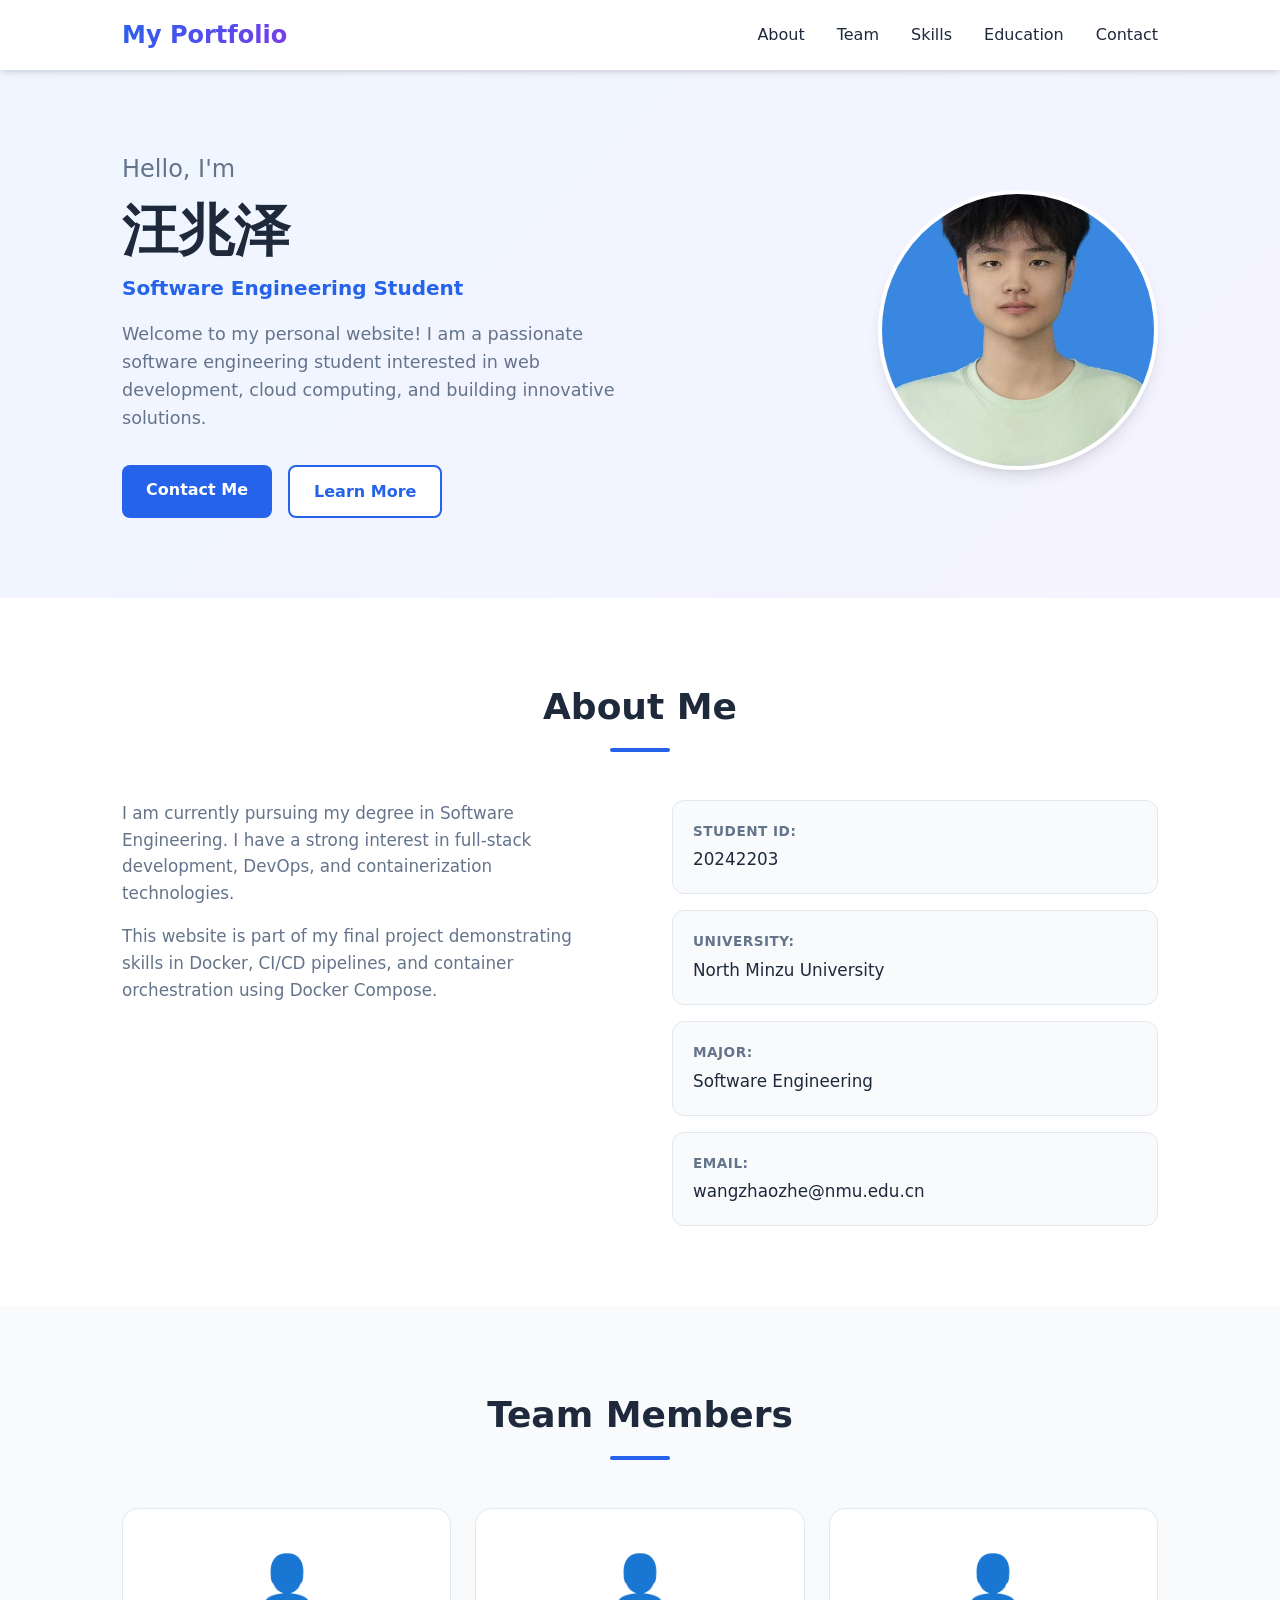
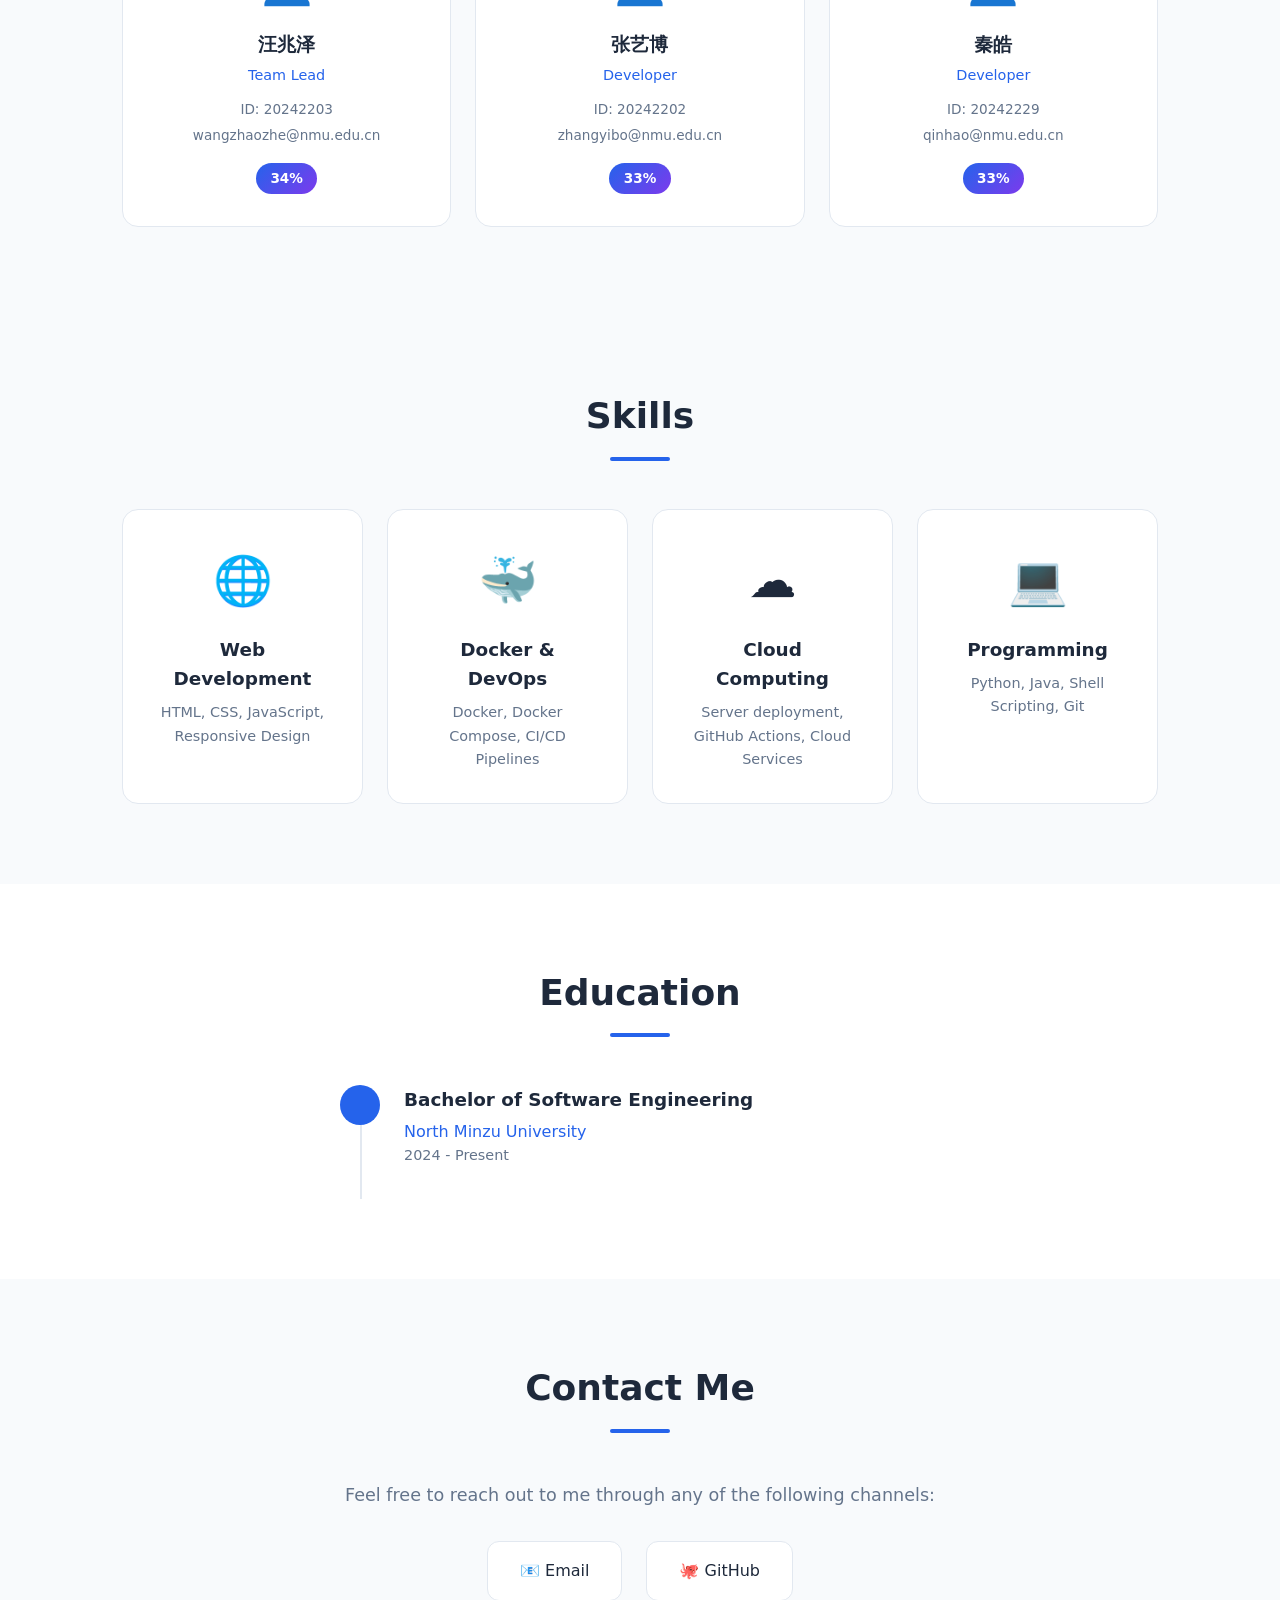
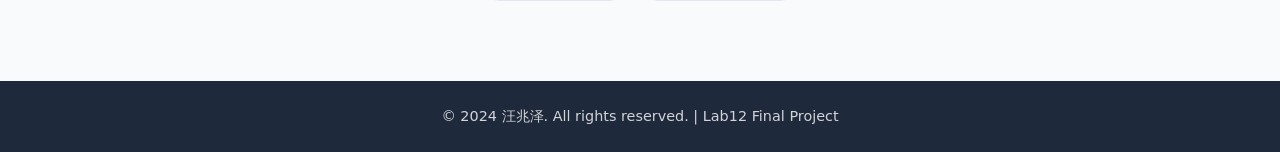
<file: personal-website/index.html>
<!DOCTYPE html>
<html lang="en">
<head>
    <meta charset="UTF-8">
    <meta name="viewport" content="width=device-width, initial-scale=1.0">
    <title>My Personal Website</title>
    <link rel="stylesheet" href="style.css">
</head>
<body>
    <header>
        <nav>
            <div class="container">
                <h1 class="logo">My Portfolio</h1>
                <button class="hamburger" aria-label="Toggle navigation">
                    <span></span>
                    <span></span>
                    <span></span>
                </button>
                <ul class="nav-links">
                    <li><a href="#about">About</a></li>
                    <li><a href="#team">Team</a></li>
                    <li><a href="#skills">Skills</a></li>
                    <li><a href="#education">Education</a></li>
                    <li><a href="#contact">Contact</a></li>
                </ul>
            </div>
        </nav>
    </header>

    <section class="hero">
        <div class="container">
            <div class="hero-content">
                <div class="hero-text">
                    <h2>Hello, I'm</h2>
                    <h1>汪兆泽</h1>
                    <p class="subtitle">Software Engineering Student</p>
                    <p class="description">
                        Welcome to my personal website! I am a passionate software engineering student
                        interested in web development, cloud computing, and building innovative solutions.
                    </p>
                    <div class="hero-buttons">
                        <a href="#contact" class="btn btn-primary">Contact Me</a>
                        <a href="#about" class="btn btn-secondary">Learn More</a>
                    </div>
                </div>
                <div class="hero-image">
                    <img src="images/profile.jpg" alt="My Profile Photo" class="profile-img">
                </div>
            </div>
        </div>
    </section>

    <section id="about" class="about">
        <div class="container">
            <h2 class="section-title">About Me</h2>
            <div class="about-content">
                <div class="about-text">
                    <p>
                        I am currently pursuing my degree in Software Engineering.
                        I have a strong interest in full-stack development, DevOps, and containerization technologies.
                    </p>
                    <p>
                        This website is part of my final project demonstrating skills in Docker,
                        CI/CD pipelines, and container orchestration using Docker Compose.
                    </p>
                </div>
                <div class="info-grid">
                    <div class="info-item">
                        <span class="info-label">Student ID:</span>
                        <span class="info-value">20242203</span>
                    </div>
                    <div class="info-item">
                        <span class="info-label">University:</span>
                        <span class="info-value">North Minzu University</span>
                    </div>
                    <div class="info-item">
                        <span class="info-label">Major:</span>
                        <span class="info-value">Software Engineering</span>
                    </div>
                    <div class="info-item">
                        <span class="info-label">Email:</span>
                        <span class="info-value">wangzhaozhe@nmu.edu.cn</span>
                    </div>
                </div>
            </div>
        </div>
    </section>

    <section id="team" class="team">
        <div class="container">
            <h2 class="section-title">Team Members</h2>
            <div class="team-grid">
                <div class="team-card">
                    <div class="team-avatar">👤</div>
                    <h3>汪兆泽</h3>
                    <p class="team-role">Team Lead</p>
                    <p class="team-id">ID: 20242203</p>
                    <p class="team-email">wangzhaozhe@nmu.edu.cn</p>
                    <span class="team-contribution">34%</span>
                </div>
                <div class="team-card">
                    <div class="team-avatar">👤</div>
                    <h3>张艺博</h3>
                    <p class="team-role">Developer</p>
                    <p class="team-id">ID: 20242202</p>
                    <p class="team-email">zhangyibo@nmu.edu.cn</p>
                    <span class="team-contribution">33%</span>
                </div>
                <div class="team-card">
                    <div class="team-avatar">👤</div>
                    <h3>秦皓</h3>
                    <p class="team-role">Developer</p>
                    <p class="team-id">ID: 20242229</p>
                    <p class="team-email">qinhao@nmu.edu.cn</p>
                    <span class="team-contribution">33%</span>
                </div>
            </div>
        </div>
    </section>

    <section id="skills" class="skills">
        <div class="container">
            <h2 class="section-title">Skills</h2>
            <div class="skills-grid">
                <div class="skill-card">
                    <div class="skill-icon">🌐</div>
                    <h3>Web Development</h3>
                    <p>HTML, CSS, JavaScript, Responsive Design</p>
                </div>
                <div class="skill-card">
                    <div class="skill-icon">🐳</div>
                    <h3>Docker & DevOps</h3>
                    <p>Docker, Docker Compose, CI/CD Pipelines</p>
                </div>
                <div class="skill-card">
                    <div class="skill-icon">☁️</div>
                    <h3>Cloud Computing</h3>
                    <p>Server deployment, GitHub Actions, Cloud Services</p>
                </div>
                <div class="skill-card">
                    <div class="skill-icon">💻</div>
                    <h3>Programming</h3>
                    <p>Python, Java, Shell Scripting, Git</p>
                </div>
            </div>
        </div>
    </section>

    <section id="education" class="education">
        <div class="container">
            <h2 class="section-title">Education</h2>
            <div class="timeline">
                <div class="timeline-item">
                    <div class="timeline-dot"></div>
                    <div class="timeline-content">
                        <h3>Bachelor of Software Engineering</h3>
                        <p class="timeline-place">North Minzu University</p>
                        <p class="timeline-date">2024 - Present</p>
                    </div>
                </div>
            </div>
        </div>
    </section>

    <section id="contact" class="contact">
        <div class="container">
            <h2 class="section-title">Contact Me</h2>
            <div class="contact-content">
                <p>Feel free to reach out to me through any of the following channels:</p>
                <div class="contact-links">
                    <a href="mailto:wangzhaozhe@nmu.edu.cn" class="contact-link">📧 Email</a>
                    <a href="https://github.com/wangzhaoze123" class="contact-link">🐙 GitHub</a>
                </div>
            </div>
        </div>
    </section>

    <footer>
        <div class="container">
            <p>&copy; 2024 汪兆泽. All rights reserved. | Lab12 Final Project</p>
        </div>
    </footer>

    <script>
        // Mobile hamburger menu toggle
        const hamburger = document.querySelector('.hamburger');
        const navLinks = document.querySelector('.nav-links');

        hamburger.addEventListener('click', () => {
            hamburger.classList.toggle('active');
            navLinks.classList.toggle('active');
        });

        // Close menu when a nav link is clicked (mobile)
        navLinks.querySelectorAll('a').forEach(link => {
            link.addEventListener('click', () => {
                hamburger.classList.remove('active');
                navLinks.classList.remove('active');
            });
        });

        // Smooth scroll for anchor links
        document.querySelectorAll('a[href^="#"]').forEach(anchor => {
            anchor.addEventListener('click', function(e) {
                e.preventDefault();
                const target = document.querySelector(this.getAttribute('href'));
                if (target) {
                    target.scrollIntoView({ behavior: 'smooth' });
                }
            });
        });
    </script>
</body>
</html>
</file>
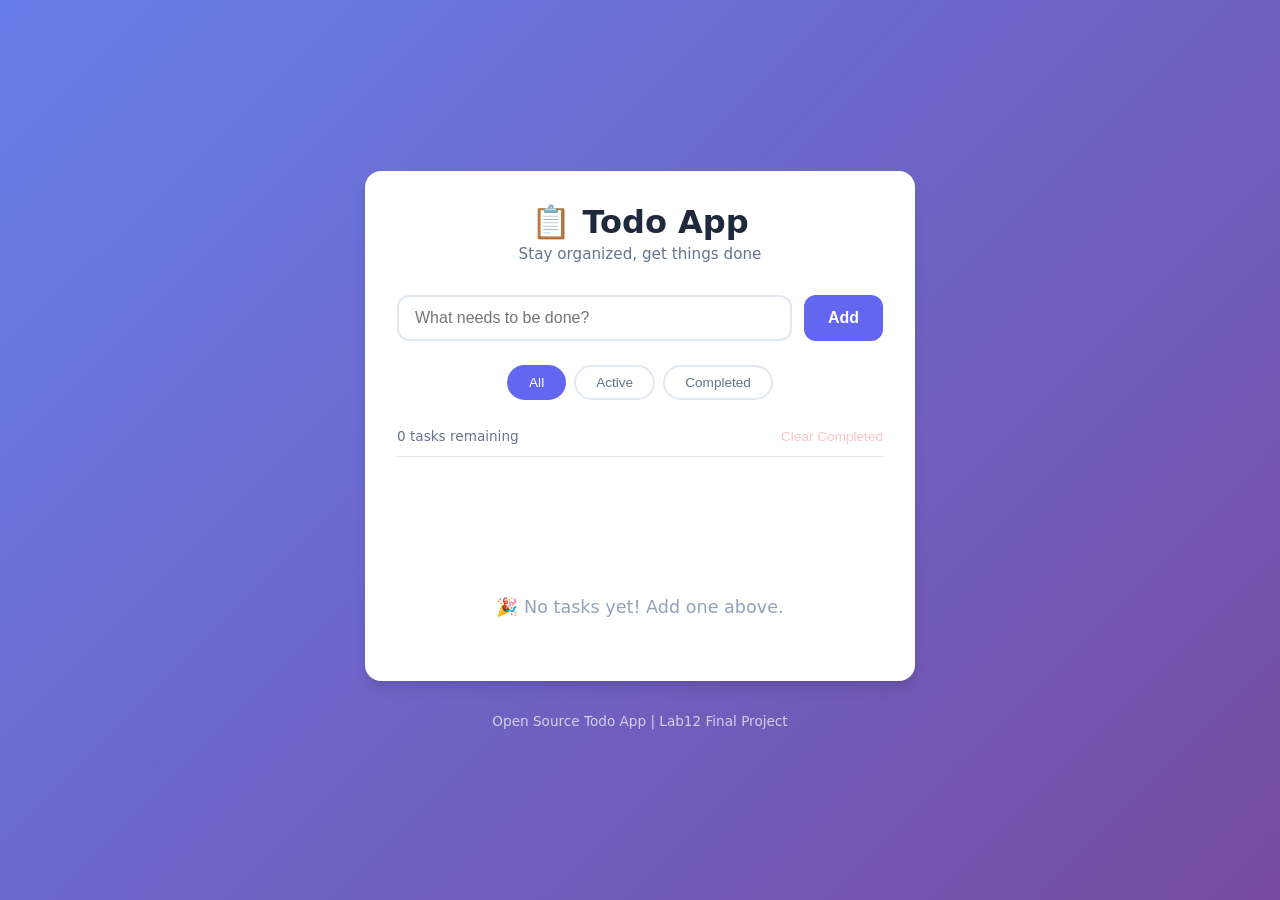
<file: todo-app/index.html>
<!DOCTYPE html>
<html lang="en">
<head>
    <meta charset="UTF-8">
    <meta name="viewport" content="width=device-width, initial-scale=1.0">
    <title>Todo Application</title>
    <link rel="stylesheet" href="style.css">
</head>
<body>
    <div class="app-container">
        <header class="app-header">
            <h1>📋 Todo App</h1>
            <p class="subtitle">Stay organized, get things done</p>
        </header>

        <div class="todo-input-section">
            <form id="todo-form">
                <input
                    type="text"
                    id="todo-input"
                    placeholder="What needs to be done?"
                    autocomplete="off"
                    required
                >
                <button type="submit" class="btn-add">Add</button>
            </form>
        </div>

        <div class="todo-filters">
            <button class="filter-btn active" data-filter="all">All</button>
            <button class="filter-btn" data-filter="active">Active</button>
            <button class="filter-btn" data-filter="completed">Completed</button>
        </div>

        <div class="todo-stats">
            <span id="tasks-left">0 tasks remaining</span>
            <button id="clear-completed" class="btn-clear">Clear Completed</button>
        </div>

        <ul id="todo-list" class="todo-list">
            <!-- Todo items will be rendered here by JavaScript -->
        </ul>

        <div class="empty-state" id="empty-state">
            <p>🎉 No tasks yet! Add one above.</p>
        </div>
    </div>

    <footer class="app-footer">
        <p>Open Source Todo App | Lab12 Final Project</p>
    </footer>

    <script src="app.js"></script>
</body>
</html>
</file>
<file: personal-website/style.css>
/* ===== Reset & Base ===== */
* {
    margin: 0;
    padding: 0;
    box-sizing: border-box;
}

:root {
    --primary: #2563eb;
    --primary-dark: #1d4ed8;
    --secondary: #64748b;
    --bg: #f8fafc;
    --text: #1e293b;
    --text-light: #64748b;
    --white: #ffffff;
    --border: #e2e8f0;
    --shadow: 0 4px 6px -1px rgba(0, 0, 0, 0.1), 0 2px 4px -2px rgba(0, 0, 0, 0.1);
    --shadow-lg: 0 10px 15px -3px rgba(0, 0, 0, 0.1), 0 4px 6px -4px rgba(0, 0, 0, 0.1);
}

body {
    font-family: 'Segoe UI', system-ui, -apple-system, sans-serif;
    color: var(--text);
    background: var(--bg);
    line-height: 1.6;
}

.container {
    max-width: 1100px;
    margin: 0 auto;
    padding: 0 2rem;
}

/* ===== Navigation ===== */
header {
    background: var(--white);
    box-shadow: var(--shadow);
    position: sticky;
    top: 0;
    z-index: 100;
}

nav {
    padding: 0;
}

nav .container {
    display: flex;
    justify-content: space-between;
    align-items: center;
    padding: 1rem 2rem;
    max-width: 1100px;
    margin: 0 auto;
}

.logo {
    font-size: 1.5rem;
    font-weight: 700;
    background: linear-gradient(135deg, var(--primary), #7c3aed);
    -webkit-background-clip: text;
    -webkit-text-fill-color: transparent;
    background-clip: text;
}

/* ===== Hamburger Menu ===== */
.hamburger {
    display: none;
    flex-direction: column;
    justify-content: space-between;
    width: 28px;
    height: 22px;
    background: none;
    border: none;
    cursor: pointer;
    padding: 0;
    z-index: 101;
}

.hamburger span {
    display: block;
    width: 100%;
    height: 3px;
    background: var(--text);
    border-radius: 3px;
    transition: all 0.3s ease;
}

.hamburger.active span:nth-child(1) {
    transform: translateY(9.5px) rotate(45deg);
}

.hamburger.active span:nth-child(2) {
    opacity: 0;
}

.hamburger.active span:nth-child(3) {
    transform: translateY(-9.5px) rotate(-45deg);
}

.nav-links {
    display: flex;
    list-style: none;
    gap: 2rem;
}

.nav-links a {
    text-decoration: none;
    color: var(--text);
    font-weight: 500;
    transition: color 0.3s;
    position: relative;
}

.nav-links a:hover {
    color: var(--primary);
}

.nav-links a::after {
    content: '';
    position: absolute;
    bottom: -4px;
    left: 0;
    width: 0;
    height: 2px;
    background: var(--primary);
    transition: width 0.3s;
}

.nav-links a:hover::after {
    width: 100%;
}

/* ===== Hero Section ===== */
.hero {
    padding: 5rem 0;
    background: linear-gradient(135deg, #eff6ff 0%, #f5f3ff 100%);
}

.hero-content {
    display: flex;
    align-items: center;
    gap: 4rem;
}

.hero-text {
    flex: 1;
}

.hero-text h2 {
    font-size: 1.5rem;
    color: var(--secondary);
    font-weight: 500;
}

.hero-text h1 {
    font-size: 3.5rem;
    font-weight: 800;
    color: var(--text);
    margin: 0.5rem 0;
    line-height: 1.2;
}

.subtitle {
    font-size: 1.25rem;
    color: var(--primary);
    font-weight: 600;
    margin-bottom: 1rem;
}

.description {
    font-size: 1.1rem;
    color: var(--text-light);
    margin-bottom: 2rem;
    max-width: 500px;
}

.hero-buttons {
    display: flex;
    gap: 1rem;
}

.btn {
    display: inline-block;
    padding: 0.75rem 1.5rem;
    border-radius: 0.5rem;
    text-decoration: none;
    font-weight: 600;
    transition: all 0.3s;
    cursor: pointer;
    border: none;
}

.btn-primary {
    background: var(--primary);
    color: var(--white);
}

.btn-primary:hover {
    background: var(--primary-dark);
    transform: translateY(-2px);
    box-shadow: var(--shadow-lg);
}

.btn-secondary {
    background: var(--white);
    color: var(--primary);
    border: 2px solid var(--primary);
}

.btn-secondary:hover {
    background: var(--primary);
    color: var(--white);
    transform: translateY(-2px);
    box-shadow: var(--shadow-lg);
}

.hero-image {
    flex-shrink: 0;
}

.profile-img {
    width: 280px;
    height: 280px;
    border-radius: 50%;
    object-fit: cover;
    border: 4px solid var(--white);
    box-shadow: var(--shadow-lg);
}

/* ===== Sections ===== */
section {
    padding: 5rem 0;
}

.section-title {
    font-size: 2.25rem;
    font-weight: 700;
    text-align: center;
    margin-bottom: 3rem;
    position: relative;
}

.section-title::after {
    content: '';
    display: block;
    width: 60px;
    height: 4px;
    background: var(--primary);
    margin: 0.75rem auto 0;
    border-radius: 2px;
}

/* ===== About Section ===== */
.about {
    background: var(--white);
}

.about-content {
    display: flex;
    gap: 4rem;
    align-items: flex-start;
}

.about-text {
    flex: 1;
}

.about-text p {
    margin-bottom: 1rem;
    color: var(--text-light);
    font-size: 1.05rem;
}

.info-grid {
    flex: 1;
    display: grid;
    grid-template-columns: 1fr;
    gap: 1rem;
}

.info-item {
    background: var(--bg);
    padding: 1.25rem;
    border-radius: 0.75rem;
    border: 1px solid var(--border);
}

.info-label {
    display: block;
    font-size: 0.85rem;
    color: var(--secondary);
    font-weight: 600;
    text-transform: uppercase;
    letter-spacing: 0.5px;
    margin-bottom: 0.25rem;
}

.info-value {
    font-size: 1.05rem;
    font-weight: 500;
    color: var(--text);
}

/* ===== Team Section ===== */
.team {
    background: var(--bg);
}

.team-grid {
    display: grid;
    grid-template-columns: repeat(auto-fit, minmax(250px, 1fr));
    gap: 1.5rem;
}

.team-card {
    background: var(--white);
    padding: 2rem;
    border-radius: 1rem;
    text-align: center;
    border: 1px solid var(--border);
    transition: transform 0.3s, box-shadow 0.3s;
    position: relative;
}

.team-card:hover {
    transform: translateY(-5px);
    box-shadow: var(--shadow-lg);
}

.team-avatar {
    font-size: 3rem;
    margin-bottom: 0.75rem;
}

.team-card h3 {
    font-size: 1.2rem;
    font-weight: 600;
    color: var(--text);
    margin-bottom: 0.25rem;
}

.team-role {
    color: var(--primary);
    font-weight: 500;
    font-size: 0.9rem;
    margin-bottom: 0.75rem;
}

.team-id, .team-email {
    font-size: 0.85rem;
    color: var(--text-light);
    margin-bottom: 0.25rem;
}

.team-contribution {
    display: inline-block;
    margin-top: 0.75rem;
    padding: 0.3rem 0.9rem;
    background: linear-gradient(135deg, var(--primary), #7c3aed);
    color: white;
    border-radius: 2rem;
    font-size: 0.85rem;
    font-weight: 600;
}

/* ===== Skills Section ===== */
.skills {
    background: var(--bg);
}

.skills-grid {
    display: grid;
    grid-template-columns: repeat(auto-fit, minmax(230px, 1fr));
    gap: 1.5rem;
}

.skill-card {
    background: var(--white);
    padding: 2rem;
    border-radius: 1rem;
    text-align: center;
    border: 1px solid var(--border);
    transition: transform 0.3s, box-shadow 0.3s;
}

.skill-card:hover {
    transform: translateY(-5px);
    box-shadow: var(--shadow-lg);
}

.skill-icon {
    font-size: 3rem;
    margin-bottom: 1rem;
}

.skill-card h3 {
    font-size: 1.15rem;
    margin-bottom: 0.5rem;
    color: var(--text);
}

.skill-card p {
    color: var(--text-light);
    font-size: 0.9rem;
}

/* ===== Education / Timeline ===== */
.education {
    background: var(--white);
}

.timeline {
    max-width: 600px;
    margin: 0 auto;
    position: relative;
}

.timeline::before {
    content: '';
    position: absolute;
    left: 20px;
    top: 0;
    bottom: 0;
    width: 2px;
    background: var(--border);
}

.timeline-item {
    display: flex;
    gap: 1.5rem;
    position: relative;
    padding-bottom: 2rem;
}

.timeline-dot {
    width: 40px;
    height: 40px;
    border-radius: 50%;
    background: var(--primary);
    flex-shrink: 0;
    position: relative;
    z-index: 1;
}

.timeline-content h3 {
    font-size: 1.15rem;
    margin-bottom: 0.25rem;
}

.timeline-place {
    color: var(--primary);
    font-weight: 500;
}

.timeline-date {
    color: var(--text-light);
    font-size: 0.9rem;
}

/* ===== Contact ===== */
.contact {
    background: var(--bg);
}

.contact-content {
    text-align: center;
}

.contact-content p {
    color: var(--text-light);
    margin-bottom: 2rem;
    font-size: 1.1rem;
}

.contact-links {
    display: flex;
    justify-content: center;
    gap: 1.5rem;
    flex-wrap: wrap;
}

.contact-link {
    display: inline-block;
    padding: 1rem 2rem;
    background: var(--white);
    border-radius: 0.75rem;
    text-decoration: none;
    color: var(--text);
    font-weight: 500;
    border: 1px solid var(--border);
    transition: all 0.3s;
}

.contact-link:hover {
    border-color: var(--primary);
    color: var(--primary);
    transform: translateY(-3px);
    box-shadow: var(--shadow-lg);
}

/* ===== Footer ===== */
footer {
    background: var(--text);
    color: var(--white);
    padding: 1.5rem 0;
    text-align: center;
}

footer p {
    font-size: 0.9rem;
    opacity: 0.8;
}

/* ===== Responsive ===== */
@media (max-width: 768px) {
    .hero-content {
        flex-direction: column-reverse;
        text-align: center;
        gap: 2rem;
    }

    .hero-text h1 {
        font-size: 2.5rem;
    }

    .description {
        max-width: 100%;
    }

    .hero-buttons {
        justify-content: center;
    }

    /* Mobile hamburger menu */
    .hamburger {
        display: flex;
    }

    .nav-links {
        position: fixed;
        top: 0;
        right: -100%;
        width: 70%;
        max-width: 320px;
        height: 100vh;
        background: var(--white);
        flex-direction: column;
        justify-content: center;
        align-items: center;
        gap: 2rem;
        box-shadow: var(--shadow-lg);
        transition: right 0.3s ease;
        z-index: 100;
    }

    .nav-links.active {
        right: 0;
    }

    .nav-links a {
        font-size: 1.2rem;
    }

    .about-content {
        flex-direction: column;
    }

    .skills-grid {
        grid-template-columns: 1fr 1fr;
    }
}

@media (max-width: 480px) {
    .skills-grid {
        grid-template-columns: 1fr;
    }

    .hero-text h1 {
        font-size: 2rem;
    }

    section {
        padding: 3rem 0;
    }
}
</file>
<file: todo-app/style.css>
/* ===== Todo App Styles ===== */
* {
    margin: 0;
    padding: 0;
    box-sizing: border-box;
}

:root {
    --primary: #6366f1;
    --primary-hover: #4f46e5;
    --success: #22c55e;
    --danger: #ef4444;
    --bg: #f1f5f9;
    --card-bg: #ffffff;
    --text: #1e293b;
    --text-light: #94a3b8;
    --text-muted: #64748b;
    --border: #e2e8f0;
    --shadow: 0 1px 3px rgba(0, 0, 0, 0.1), 0 1px 2px rgba(0, 0, 0, 0.06);
    --shadow-lg: 0 10px 15px -3px rgba(0, 0, 0, 0.1), 0 4px 6px -4px rgba(0, 0, 0, 0.1);
    --radius: 0.75rem;
}

body {
    font-family: 'Segoe UI', system-ui, -apple-system, sans-serif;
    background: linear-gradient(135deg, #667eea 0%, #764ba2 100%);
    min-height: 100vh;
    display: flex;
    flex-direction: column;
    align-items: center;
    justify-content: center;
    padding: 2rem 1rem;
}

.app-container {
    background: var(--card-bg);
    border-radius: 1rem;
    box-shadow: var(--shadow-lg);
    width: 100%;
    max-width: 550px;
    padding: 2rem;
}

/* ===== Header ===== */
.app-header {
    text-align: center;
    margin-bottom: 2rem;
}

.app-header h1 {
    font-size: 2rem;
    font-weight: 700;
    color: var(--text);
    margin-bottom: 0.25rem;
}

.subtitle {
    color: var(--text-muted);
    font-size: 0.95rem;
}

/* ===== Input ===== */
.todo-input-section {
    margin-bottom: 1.5rem;
}

#todo-form {
    display: flex;
    gap: 0.75rem;
}

#todo-input {
    flex: 1;
    padding: 0.75rem 1rem;
    border: 2px solid var(--border);
    border-radius: var(--radius);
    font-size: 1rem;
    transition: border-color 0.3s;
    outline: none;
}

#todo-input:focus {
    border-color: var(--primary);
}

.btn-add {
    padding: 0.75rem 1.5rem;
    background: var(--primary);
    color: white;
    border: none;
    border-radius: var(--radius);
    font-size: 1rem;
    font-weight: 600;
    cursor: pointer;
    transition: background 0.3s, transform 0.1s;
}

.btn-add:hover {
    background: var(--primary-hover);
}

.btn-add:active {
    transform: scale(0.97);
}

/* ===== Filters ===== */
.todo-filters {
    display: flex;
    gap: 0.5rem;
    margin-bottom: 1rem;
    justify-content: center;
}

.filter-btn {
    padding: 0.5rem 1.25rem;
    border: 2px solid var(--border);
    background: transparent;
    border-radius: 2rem;
    font-size: 0.85rem;
    font-weight: 500;
    color: var(--text-muted);
    cursor: pointer;
    transition: all 0.3s;
}

.filter-btn:hover {
    border-color: var(--primary);
    color: var(--primary);
}

.filter-btn.active {
    background: var(--primary);
    color: white;
    border-color: var(--primary);
}

/* ===== Stats ===== */
.todo-stats {
    display: flex;
    justify-content: space-between;
    align-items: center;
    padding: 0.75rem 0;
    margin-bottom: 0.5rem;
    font-size: 0.85rem;
    color: var(--text-muted);
    border-bottom: 1px solid var(--border);
}

.btn-clear {
    background: none;
    border: none;
    color: var(--danger);
    cursor: pointer;
    font-size: 0.85rem;
    transition: opacity 0.3s;
    font-weight: 500;
}

.btn-clear:hover {
    opacity: 0.7;
}

.btn-clear:disabled {
    opacity: 0.3;
    cursor: not-allowed;
}

/* ===== Todo List ===== */
.todo-list {
    list-style: none;
    min-height: 100px;
}

.todo-item {
    display: flex;
    align-items: center;
    gap: 0.75rem;
    padding: 0.85rem 0.5rem;
    border-bottom: 1px solid var(--border);
    animation: slideIn 0.3s ease-out;
    transition: background 0.2s;
}

.todo-item:hover {
    background: #f8fafc;
    border-radius: 0.5rem;
}

/* Edit input (appears on double-click) */
.edit-input {
    flex: 1;
    font-size: 1rem;
    padding: 0.35rem 0.5rem;
    border: 2px solid var(--primary);
    border-radius: 0.4rem;
    outline: none;
    color: var(--text);
    background: #fff;
    box-shadow: 0 0 0 3px rgba(99, 102, 241, 0.15);
}

@keyframes slideIn {
    from {
        opacity: 0;
        transform: translateX(-10px);
    }
    to {
        opacity: 1;
        transform: translateX(0);
    }
}

.todo-checkbox {
    width: 22px;
    height: 22px;
    cursor: pointer;
    accent-color: var(--success);
}

.todo-text {
    flex: 1;
    font-size: 1rem;
    color: var(--text);
    word-break: break-word;
}

.todo-item.completed .todo-text {
    text-decoration: line-through;
    color: var(--text-light);
}

.todo-date {
    font-size: 0.75rem;
    color: var(--text-light);
    white-space: nowrap;
}

.btn-delete {
    background: none;
    border: none;
    cursor: pointer;
    font-size: 1.2rem;
    padding: 0.25rem 0.5rem;
    opacity: 0;
    transition: opacity 0.2s, transform 0.2s;
    color: var(--danger);
}

.todo-item:hover .btn-delete {
    opacity: 0.7;
}

.btn-delete:hover {
    opacity: 1 !important;
    transform: scale(1.1);
}

/* ===== Empty State ===== */
.empty-state {
    text-align: center;
    padding: 2rem;
    color: var(--text-light);
    font-size: 1.1rem;
}

.empty-state.hidden {
    display: none;
}

/* ===== Footer ===== */
.app-footer {
    margin-top: 2rem;
    color: rgba(255, 255, 255, 0.7);
    font-size: 0.85rem;
    text-align: center;
}

/* ===== Responsive ===== */
@media (max-width: 600px) {
    .app-container {
        padding: 1.5rem;
    }

    .app-header h1 {
        font-size: 1.5rem;
    }

    #todo-form {
        flex-direction: column;
    }

    .btn-add {
        width: 100%;
    }

    .todo-filters {
        flex-wrap: wrap;
    }
}
</file>
